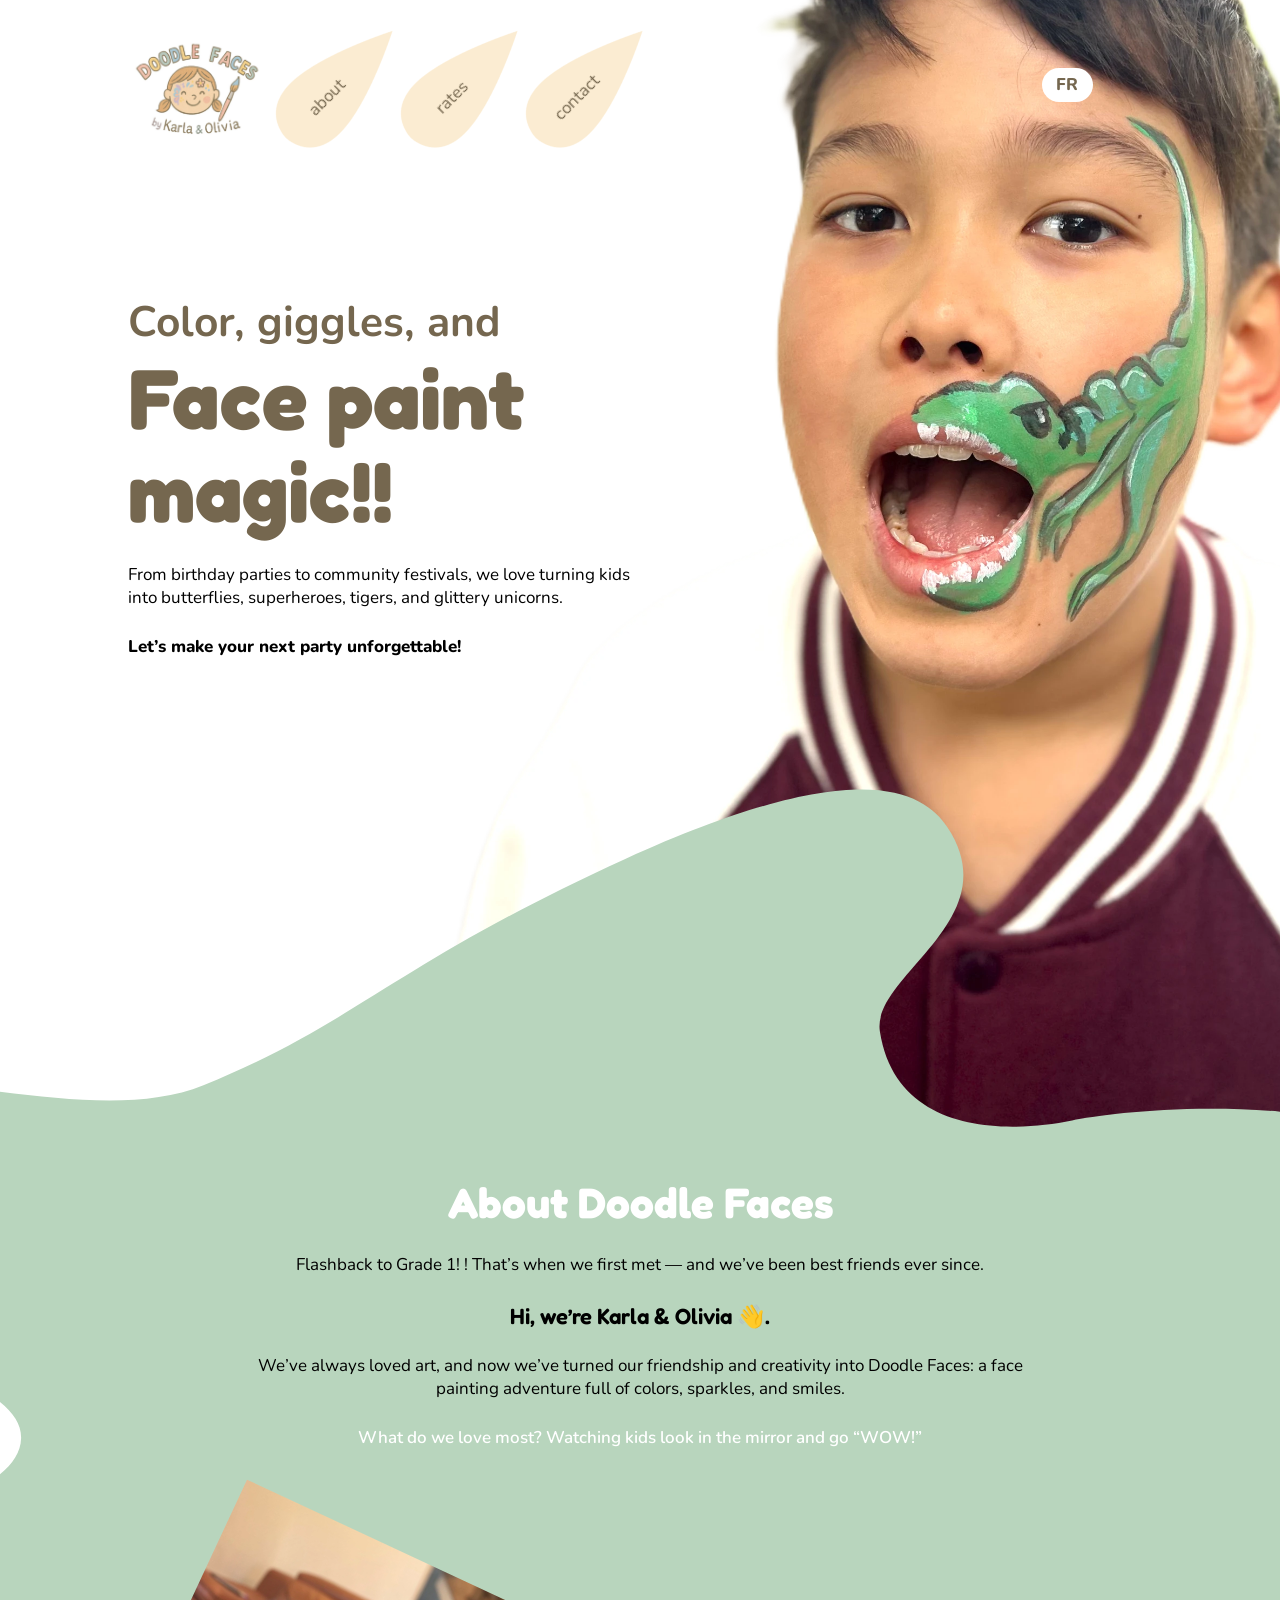
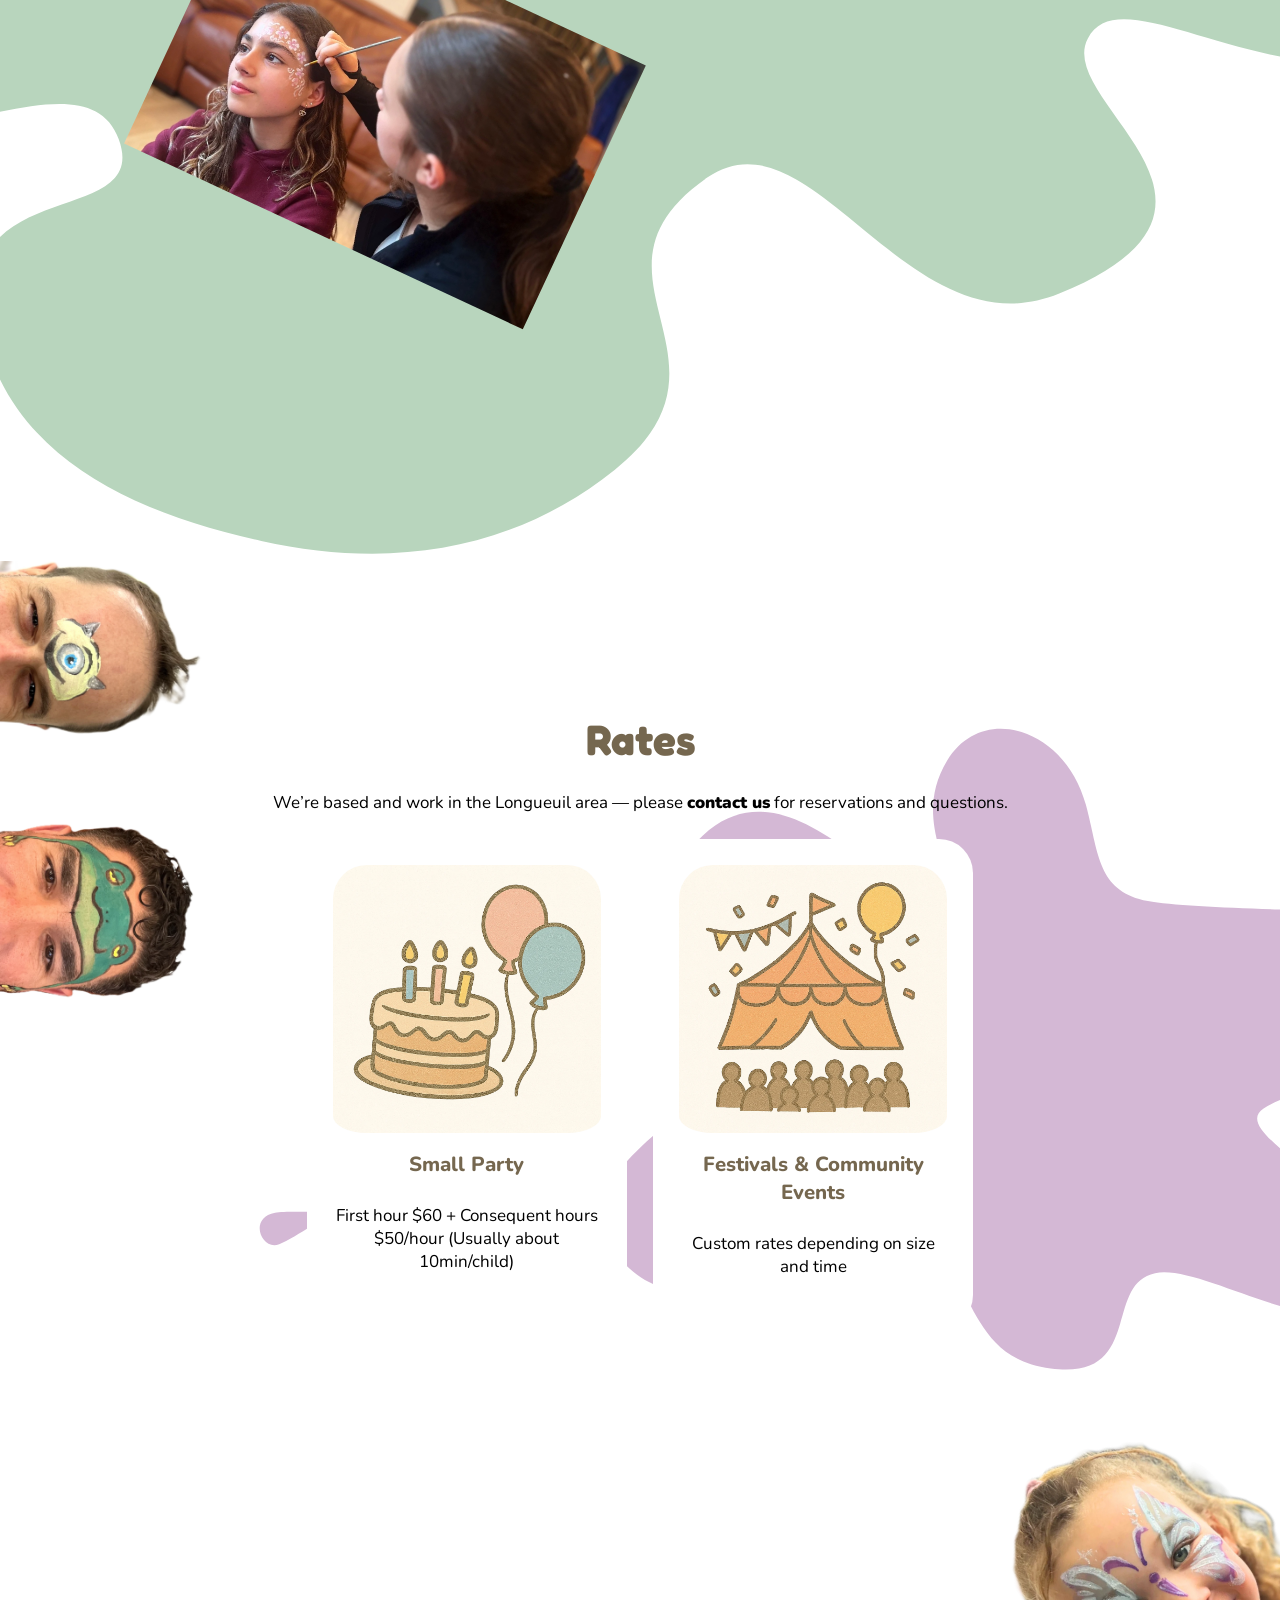
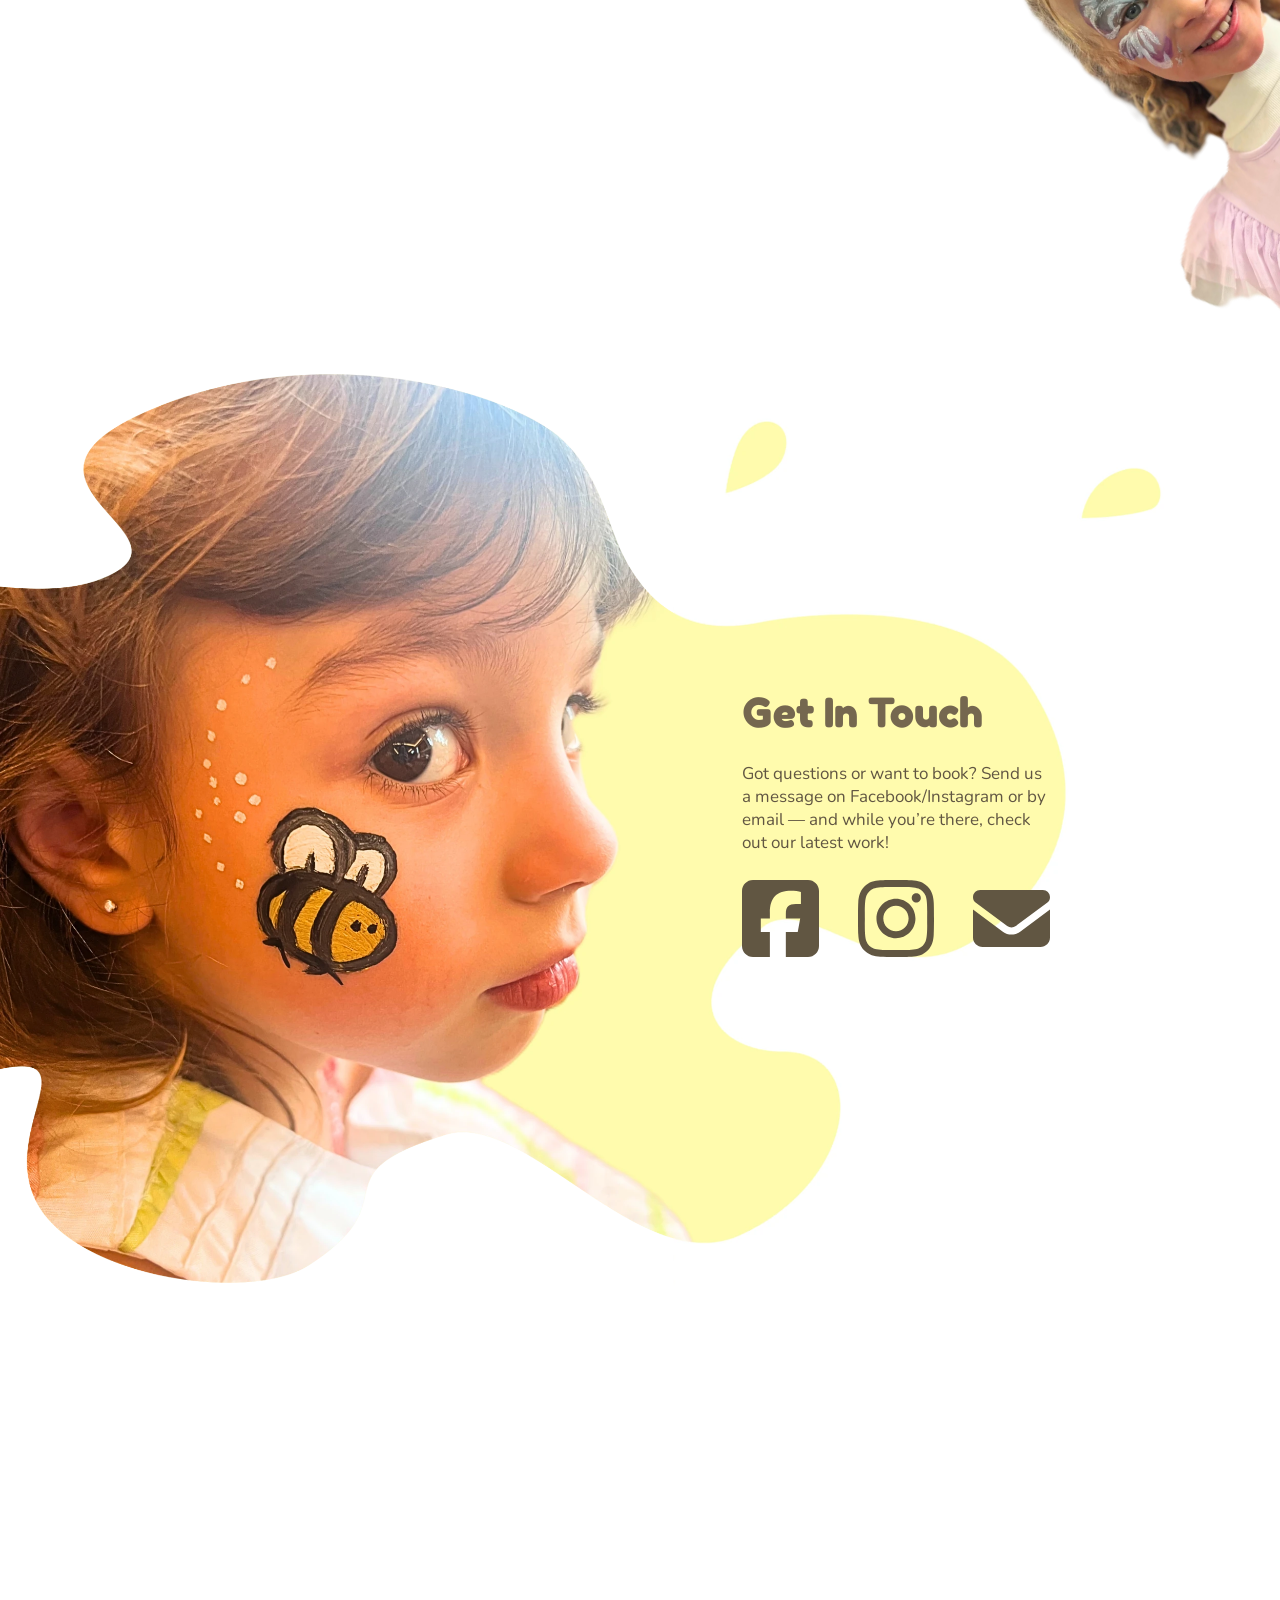
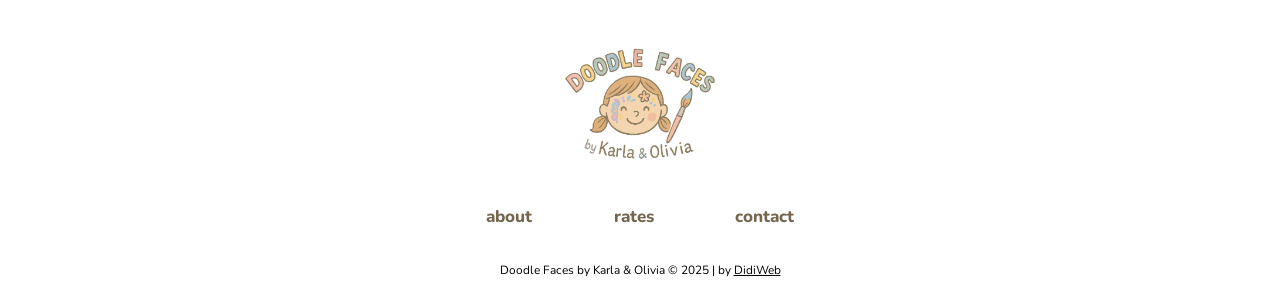
<file: index.html>
<!DOCTYPE html>
<html lang="en">
  <head>
    <meta charset="UTF-8" />
    <meta http-equiv="X-UA-Compatible" content="IE=edge" />
    <meta name="viewport" content="width=device-width, initial-scale=1.0" />
    <title>Doodle Faces by Karla & Olivia | Face Painting Services in Longueuil</title>
    <!-- favicon -->
    <link rel="icon" type="image/x-icon" href="assets/img/favicon.ico" />
    <!-- meta description -->
    <meta
      name="description"
      content="Fun, kid-friendly face painting by Doodle Faces! For birthdays, festivals & events in Longueuil. Bring color & smiles!"
    />
    <!-- google font -->
    <link rel="preconnect" href="https://fonts.googleapis.com" />
    <link rel="preconnect" href="https://fonts.gstatic.com" crossorigin />
    <link rel="preload" as="style"
      href="https://fonts.googleapis.com/css2?family=Fredoka:wght@300..700&family=Nunito:ital,wght@0,200..1000;1,200..1000&display=swap">
    <link
      href="https://fonts.googleapis.com/css2?family=Fredoka:wght@300..700&family=Nunito:ital,wght@0,200..1000;1,200..1000&display=swap"
      rel="stylesheet"
    />
    <!-- css -->
    <link rel="stylesheet" type="text/css" href="assets/style.css" />
    <!-- javascript -->
    <script src="assets/script.js" defer></script>
  </head>

  <body>

    <header id="sectionHeader">
      <div class="language-choice2">
        <div class="lang-background">
          <a id="a-lang" href="fr/index.html">FR</a>
        </div>
      </div>
      <div class="hero-img"></div>
      <div class="container" id="header-container">
        <div class="menu-box">
          <div class="menu" id="logo">
            <a id="a-menu-logo" href="#sectionHeader">
              <img
                class="img-header"
                src="assets/img/Logo.JPG"
                alt="logo for Doodle Faces"
            /></a>
          </div>
          <div class="menu" id="about">
            <a href="#sectionAbout"
              ><div class="menu-bar">
                <p>about</p>
              </div></a
            >
          </div>
          <div class="menu" id="rates">
            <a href="#sectionRates"
              ><div class="menu-bar"><p>rates</p></div></a
            >
          </div>
          <div class="menu" id="contact">
            <a href="#sectionContact"
              ><div class="menu-bar"><p>contact</p></div></a
            >
          </div>
        </div>
        <div class="language-choice1">
          <div class="lang-background">
            <a id="a-lang" href="fr/index.html">FR</a>
          </div>
        </div>
      </div>
    </header>

    <main>

      <section id="sectionHome">
        <div class="container" id="container-home">
          <div class="text-box-home">
            <h2 id="h2-home">Color, giggles, and</h2>
            <h1>Face paint magic!!</h1>
            <p class="p-home" id="p-home-1">
              From birthday parties to community festivals, we love turning kids
              into butterflies, superheroes, tigers, and glittery unicorns.
            </p>
            <p class="p-home" id="p-home-2">
              Let’s make your next party unforgettable!
            </p>
          </div>
        </div>
      </section>

      <section id="sectionAbout">
        <div class="about-img-container">
          <img id="about-img" src="assets/img/BackgroundSplash1.svg" alt="image of a paint splash">
          <div class="container" id="container-about">
            <div class="text-box-about">
              <h2 class="h2-about">About Doodle Faces</h2>
              <p class="p-about-1">
                Flashback to Grade 1! ! That’s when we first met — and we’ve
                been best friends ever since.
              </p>
              <p id="p-about-2">Hi, we’re Karla & Olivia 👋.</p>
              <p class="p-about-1">
                We’ve always loved art, and now we’ve turned our friendship and
                creativity into Doodle Faces: a face painting adventure full of
                colors, sparkles, and smiles.
              </p>
              <p id="p-about-3">
                What do we love most? Watching kids look in the mirror and go
                “WOW!”
              </p>
            </div>
            <div class="pictureBox">
              <img
                class="img-about"
                src="assets/img/FacePantingDuo.webp"
                alt="Face painting duo"
              />
            </div>
          </div>
        </div>
      </section>

      <section id="sectionRates">
        <div class="rates-img">
          <div class="container" id="container-rates">
            <h2 class="h2-rates">Rates</h2>
            <p class="p-rates">
              We’re based and work in the Longueuil area — please
              <a id="a-rates-contact" href="#sectionContact"
                ><span class="span-rates">contact us</span></a
              >
              for reservations and questions.
            </p>
            <div class="card-box-box-rates">
              <div class="card-box-rates">
                <img
                  class="img-rates"
                  src="assets/img/SmallParty.webp"
                  alt="image of small party"
                />
                <h3>Small Party</h3>
                <p>
                  First hour $60 + Consequent hours $50/hour (Usually about
                  10min/child)
                </p>
              </div>
              <div class="card-box-rates">
                <img
                  class="img-rates"
                  src="assets/img/Festival.webp"
                  alt="image of festival"
                />
                <h3>Festivals & Community Events</h3>
                <p>Custom rates depending on size and time</p>
              </div>
            </div>
          </div>
        </div>
        <div class="betweenSec" id="betweenSec-img1">
          <img
            src="assets/img/ButterflyFacePaint.webp"
            alt="picture of a girl with a butterfly face paint"
          />
        </div>
        <div class="betweenSec" id="betweenSec-img2">
          <img
            src="assets/img/ArienAndFrogFacePaint.webp"
            alt="picture of two men with face paint"
          />
        </div>
      </section>

      <section id="sectionContact">
        <div class="contact-img">
          <div class="container" id="container-contact">
            <div class="text-icon-box">
              <div class="text-box-contact">
                <h2 class="h2-contact">Get In Touch</h2>
                <p>
                  Got questions or want to book? Send us a message on Facebook/Instagram or by email — and while you’re there, check out our
                  latest work!
                </p>
              </div>
              <div class="icon-box-contact">
                <div class="icon" id="facebook">
                  <a
                    href="https://www.facebook.com/doodle.faces.by.karla.olivia"
                    target="_blank"
                    rel="noopener noreferrer"
                  >
                    <img src="assets/img/FacebookIcon.svg" alt="Facebook icon" />
                  </a>
                </div>
                <div class="icon" id="instagram">
                  <a
                    href="https://www.instagram.com/doodle.faces.by.karla.olivia"
                    target="_blank"
                    rel="noopener noreferrer"
                  >
                    <img src="assets/img/InstagramIcon.svg" alt="Instagram icon" />
                  </a>
                </div>
                <div class="icon" id="email">
                    <img src="assets/img/EmailIcon.svg" alt="Email icon" />
                    <h3 id="copied">Copied!</h3>
                </div>
              </div>
            </div>
          </div>
        </div>
      </section>

    </main>

    <footer>
      <div class="container" id="container-footer">
        <div class="footer-box" id="footer-box-logo">
          <a href="#sectionHeader"
            ><img id="img-footer" src="assets/img/Logo.JPG" alt=""
          /></a>
        </div>
        <div class="footer-box" id="footer-box-links">
          <a href="#sectionAbout" class="footer-links"
            ><p class="p-footer">about</p></a
          >
          <a href="#sectionRates" class="footer-links"
            ><p class="p-footer">rates</p></a
          >
          <a href="#sectionContact" class="footer-links"
            ><p class="p-footer">contact</p></a
          >
        </div>
        <div class="footer-box" id="footer-box-rights">
          <p class="p-footer" id="rights">
            Doodle Faces by Karla & Olivia © 2025 | by <a id="a-didiweb" href="https://www.linkedin.com/in/hidena-sakagami-884382bb/" target="_blank"
                    rel="noopener noreferrer">DidiWeb</a>
          </p>
        </div>
      </div>
    </footer>

  </body>
  
</html>
</file>
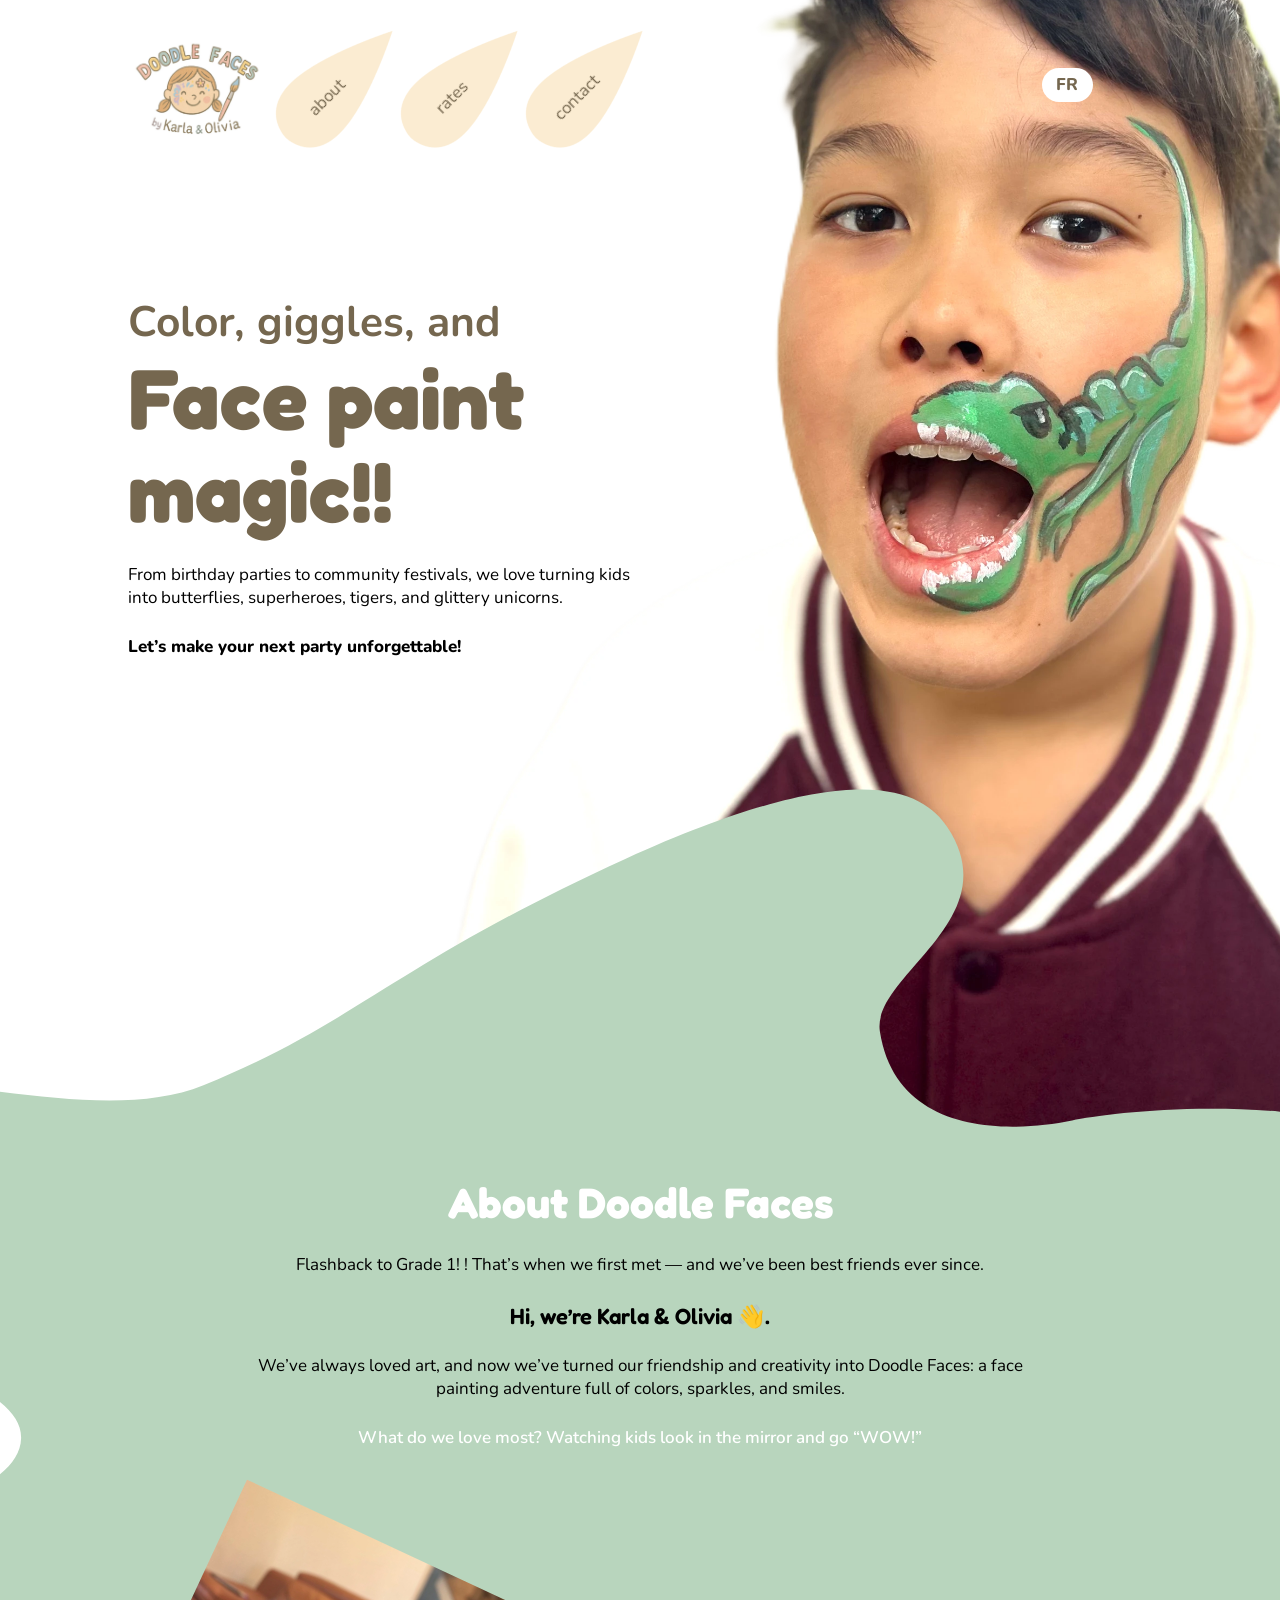
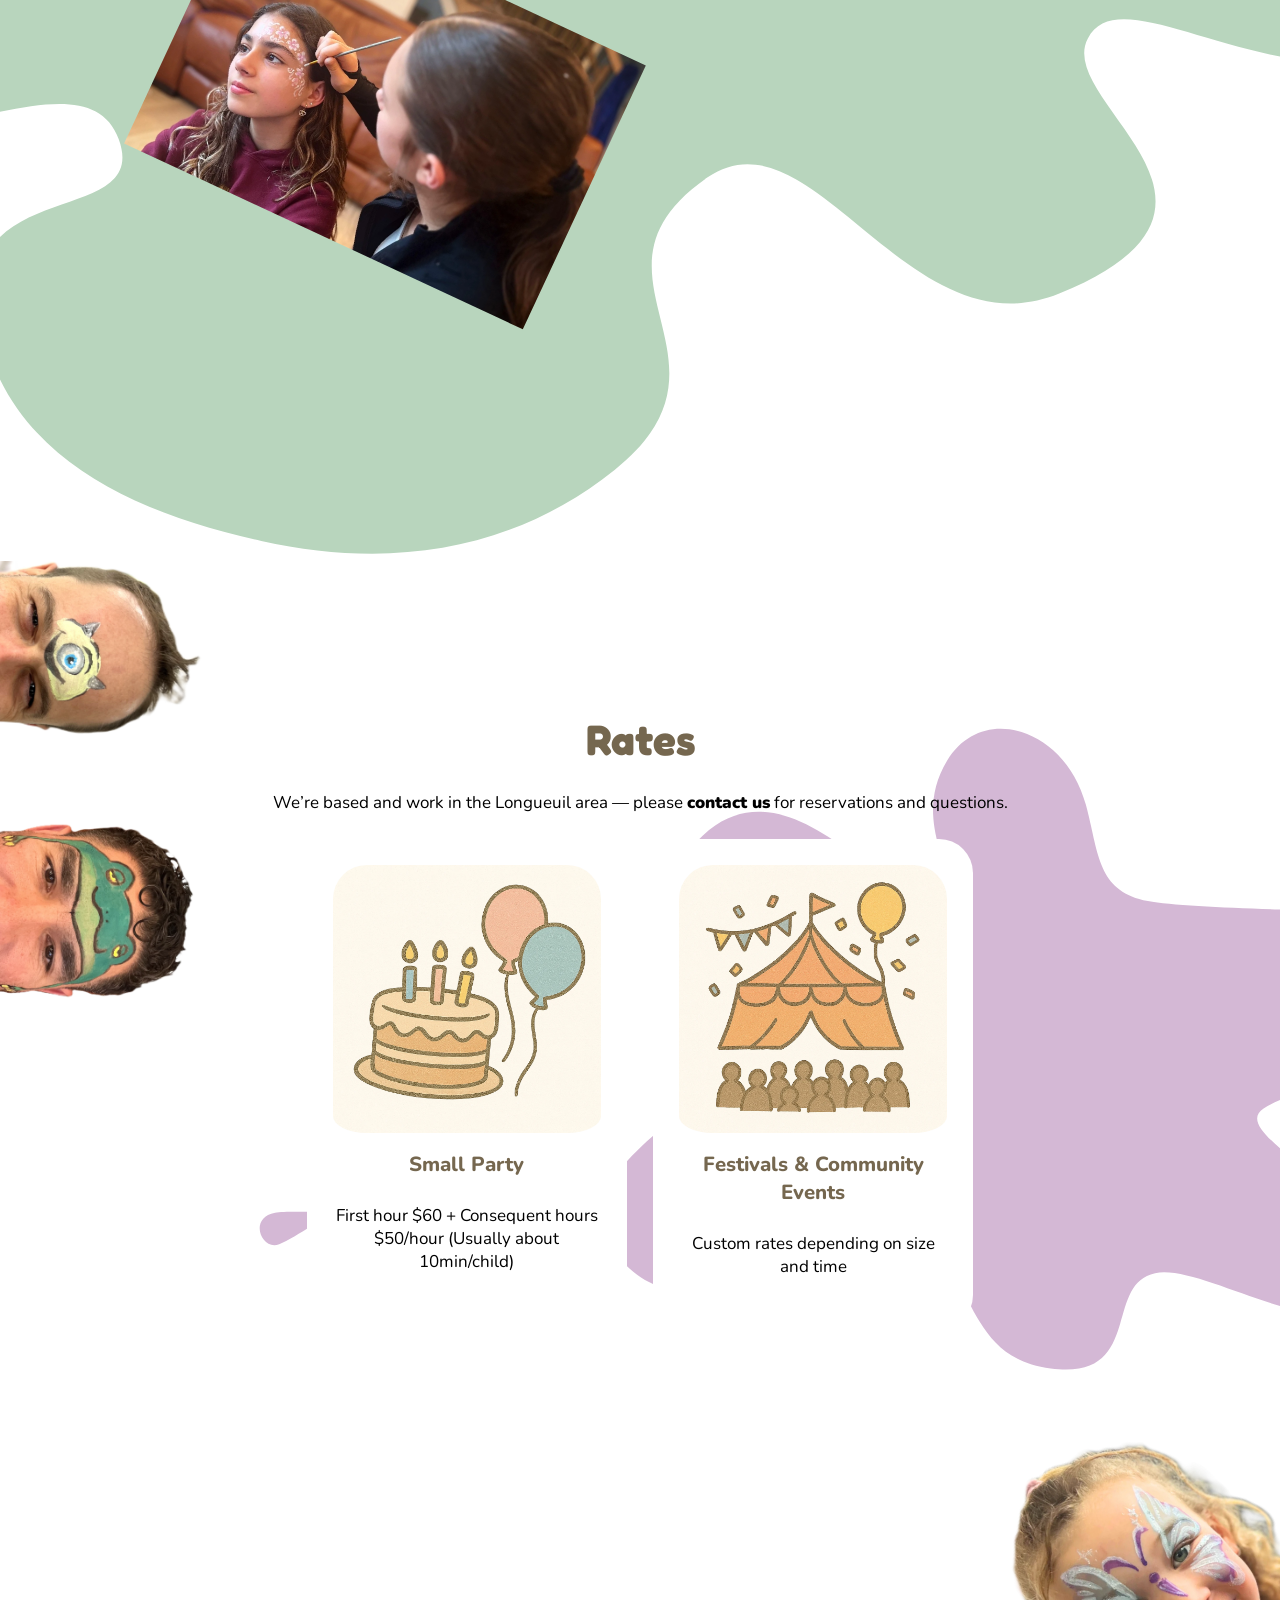
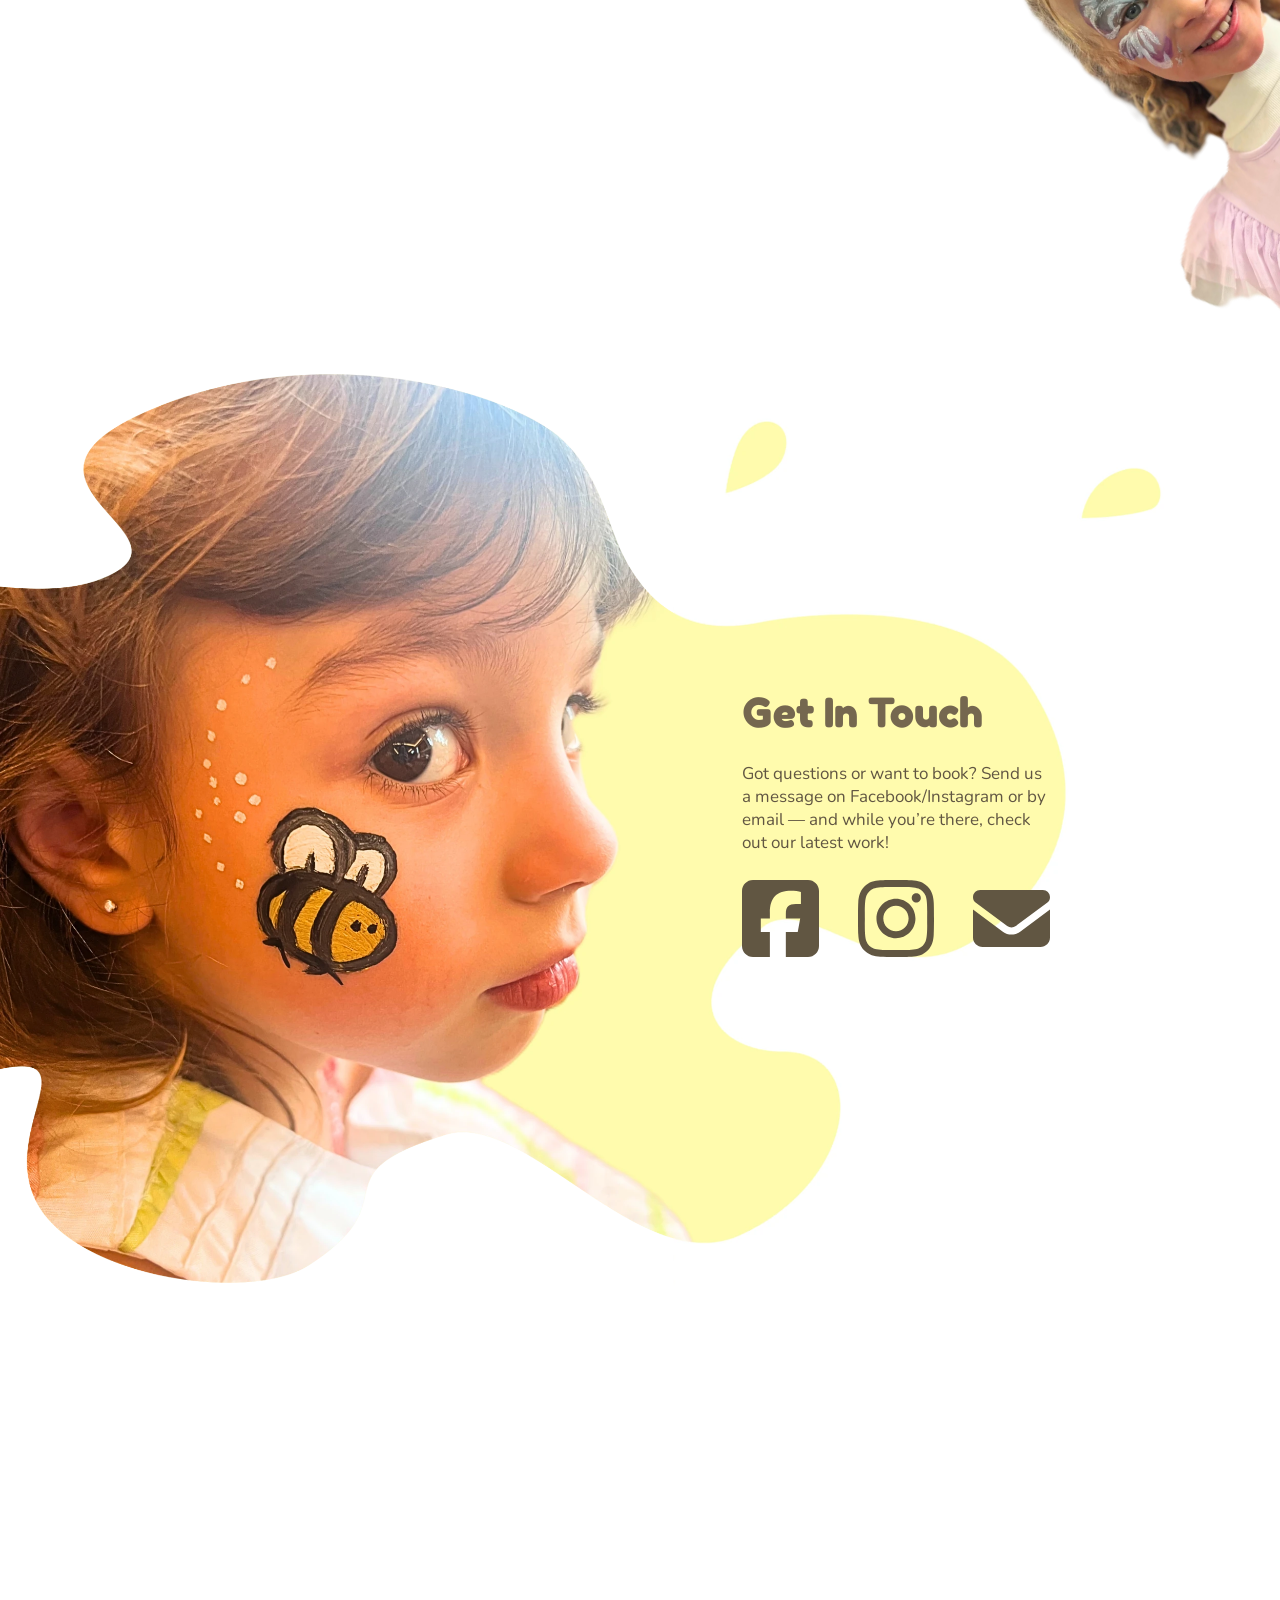
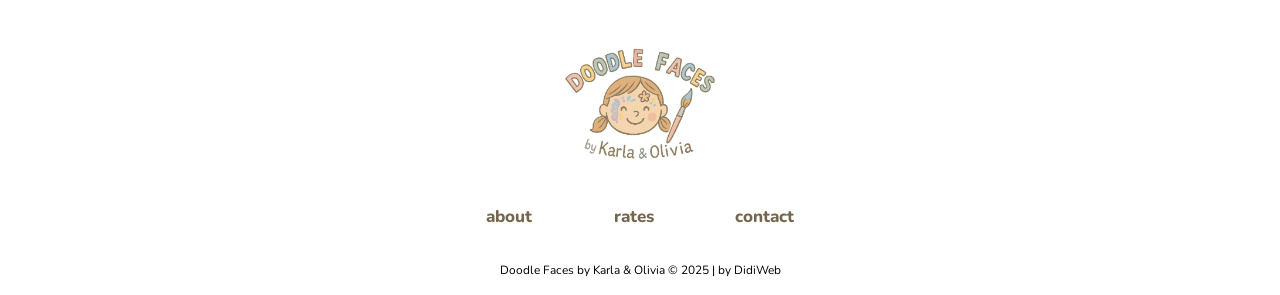
<file: en/index.html>
<!DOCTYPE html>
<html lang="en">
  <head>
    <meta charset="UTF-8" />
    <meta http-equiv="X-UA-Compatible" content="IE=edge" />
    <meta name="viewport" content="width=device-width, initial-scale=1.0" />
    <title>Doodle Faces by Karla & Olivia | Face Painting Services in Longueuil</title>
    <!-- favicon -->
    <link rel="icon" type="image/x-icon" href="assets/img/favicon.ico" />
    <!-- meta description -->
    <meta
      name="description"
      content="Fun, kid-friendly face painting by Doodle Faces! For birthdays, festivals & events in Longueuil. Bring color & smiles!"
    />
    <!-- google font -->
    <link rel="preconnect" href="https://fonts.googleapis.com" />
    <link rel="preconnect" href="https://fonts.gstatic.com" crossorigin />
    <link rel="preload" as="style"
      href="https://fonts.googleapis.com/css2?family=Fredoka:wght@300..700&family=Nunito:ital,wght@0,200..1000;1,200..1000&display=swap">
    <link
      href="https://fonts.googleapis.com/css2?family=Fredoka:wght@300..700&family=Nunito:ital,wght@0,200..1000;1,200..1000&display=swap"
      rel="stylesheet"
    />
    <!-- css -->
    <link rel="stylesheet" type="text/css" href="../assets/style.css" />
    <!-- javascript -->
    <script src="../assets/script.js" defer></script>
  </head>

  <body>

    <header id="sectionHeader">
      <div class="language-choice2">
        <div class="lang-background">
          <a id="a-lang" href="../fr/index.html">FR</a>
        </div>
      </div>
      <div class="hero-img"></div>
      <div class="container" id="header-container">
        <div class="menu-box">
          <div class="menu" id="logo">
            <a id="a-menu-logo" href="#sectionHeader">
              <img
                class="img-header"
                src="../assets/img/Logo.JPG"
                alt="logo for Doodle Faces"
            /></a>
          </div>
          <div class="menu" id="about">
            <a href="#sectionAbout"
              ><div class="menu-bar">
                <p>about</p>
              </div></a
            >
          </div>
          <div class="menu" id="rates">
            <a href="#sectionRates"
              ><div class="menu-bar"><p>rates</p></div></a
            >
          </div>
          <div class="menu" id="contact">
            <a href="#sectionContact"
              ><div class="menu-bar"><p>contact</p></div></a
            >
          </div>
        </div>
        <div class="language-choice1">
          <div class="lang-background">
            <a id="a-lang" href="../fr/index.html">FR</a>
          </div>
        </div>
      </div>
    </header>

    <main>

      <section id="sectionHome">
        <div class="container" id="container-home">
          <div class="text-box-home">
            <h2 id="h2-home">Color, giggles, and</h2>
            <h1>Face paint magic!!</h1>
            <p class="p-home" id="p-home-1">
              From birthday parties to community festivals, we love turning kids
              into butterflies, superheroes, tigers, and glittery unicorns.
            </p>
            <p class="p-home" id="p-home-2">
              Let’s make your next party unforgettable!
            </p>
          </div>
        </div>
      </section>

      <section id="sectionAbout">
        <div class="about-img-container">
          <img id="about-img" src="../assets/img/BackgroundSplash1.svg" alt="image of a paint splash">
          <div class="container" id="container-about">
            <div class="text-box-about">
              <h2 class="h2-about">About Doodle Faces</h2>
              <p class="p-about-1">
                Flashback to Grade 1! ! That’s when we first met — and we’ve
                been best friends ever since.
              </p>
              <p id="p-about-2">Hi, we’re Karla & Olivia 👋.</p>
              <p class="p-about-1">
                We’ve always loved art, and now we’ve turned our friendship and
                creativity into Doodle Faces: a face painting adventure full of
                colors, sparkles, and smiles.
              </p>
              <p id="p-about-3">
                What do we love most? Watching kids look in the mirror and go
                “WOW!”
              </p>
            </div>
            <div class="pictureBox">
              <img
                class="img-about"
                src="../assets/img/FacePantingDuo.webp"
                alt="Face painting duo"
              />
            </div>
          </div>
        </div>
      </section>

      <section id="sectionRates">
        <div class="rates-img">
          <div class="container" id="container-rates">
            <h2 class="h2-rates">Rates</h2>
            <p class="p-rates">
              We’re based and work in the Longueuil area — please
              <a id="a-rates-contact" href="#sectionContact"
                ><span class="span-rates">contact us</span></a
              >
              for reservations and questions.
            </p>
            <div class="card-box-box-rates">
              <div class="card-box-rates">
                <img
                  class="img-rates"
                  src="../assets/img/SmallParty.webp"
                  alt="image of small party"
                />
                <h3>Small Party</h3>
                <p>
                  First hour $60 + Consequent hours $50/hour (Usually about
                  10min/child)
                </p>
              </div>
              <div class="card-box-rates">
                <img
                  class="img-rates"
                  src="../assets/img/Festival.webp"
                  alt="image of festival"
                />
                <h3>Festivals & Community Events</h3>
                <p>Custom rates depending on size and time</p>
              </div>
            </div>
          </div>
        </div>
        <div class="betweenSec" id="betweenSec-img1">
          <img
            src="../assets/img/ButterflyFacePaint.webp"
            alt="picture of a girl with a butterfly face paint"
          />
        </div>
        <div class="betweenSec" id="betweenSec-img2">
          <img
            src="../assets/img/ArienAndFrogFacePaint.webp"
            alt="picture of two men with face paint"
          />
        </div>
      </section>

      <section id="sectionContact">
        <div class="contact-img">
          <div class="container" id="container-contact">
            <div class="text-icon-box">
              <div class="text-box-contact">
                <h2 class="h2-contact">Get In Touch</h2>
                <p>
                  Got questions or want to book? Send us a message on Facebook/Instagram or by email — and while you’re there, check out our
                  latest work!
                </p>
              </div>
              <div class="icon-box-contact">
                <div class="icon" id="facebook">
                  <a
                    href="https://www.facebook.com/doodle.faces.by.karla.olivia"
                    target="_blank"
                    rel="noopener noreferrer"
                  >
                    <img src="../assets/img/FacebookIcon.svg" alt="Facebook icon" />
                  </a>
                </div>
                <div class="icon" id="instagram">
                  <a
                    href="https://www.instagram.com/doodle.faces.by.karla.olivia"
                    target="_blank"
                    rel="noopener noreferrer"
                  >
                    <img src="../assets/img/InstagramIcon.svg" alt="Instagram icon" />
                  </a>
                </div>
                <div class="icon" id="email">
                    <img src="../assets/img/EmailIcon.svg" alt="Email icon" />
                    <h3 id="copied">Copied!</h3>
                </div>
              </div>
            </div>
          </div>
        </div>
      </section>

    </main>

    <footer>
      <div class="container" id="container-footer">
        <div class="footer-box" id="footer-box-logo">
          <a href="#sectionHeader"
            ><img id="img-footer" src="../assets/img/Logo.JPG" alt=""
          /></a>
        </div>
        <div class="footer-box" id="footer-box-links">
          <a href="#sectionAbout" class="footer-links"
            ><p class="p-footer">about</p></a
          >
          <a href="#sectionRates" class="footer-links"
            ><p class="p-footer">rates</p></a
          >
          <a href="#sectionContact" class="footer-links"
            ><p class="p-footer">contact</p></a
          >
        </div>
        <div class="footer-box" id="footer-box-rights">
          <p class="p-footer" id="rights">
            Doodle Faces by Karla & Olivia © 2025 | by DidiWeb
          </p>
        </div>
      </div>
    </footer>

  </body>
  
</html>
</file>
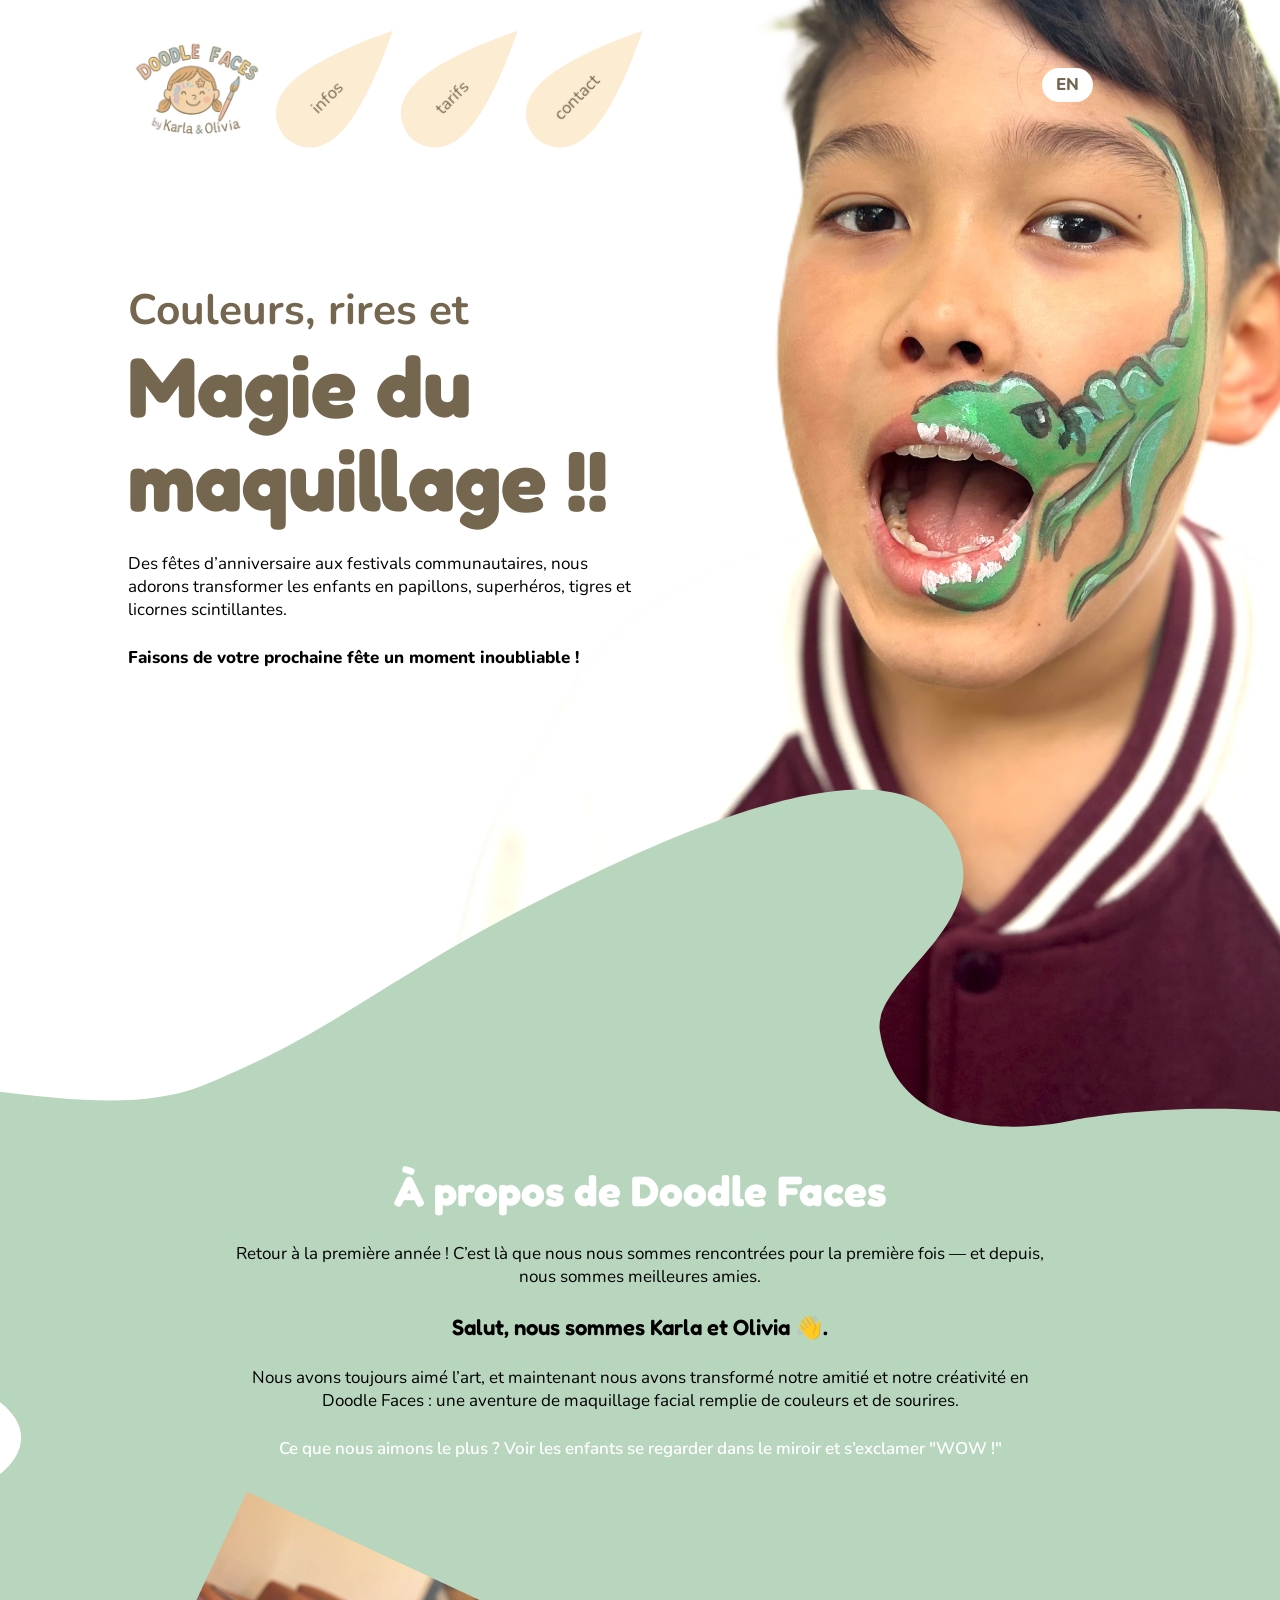
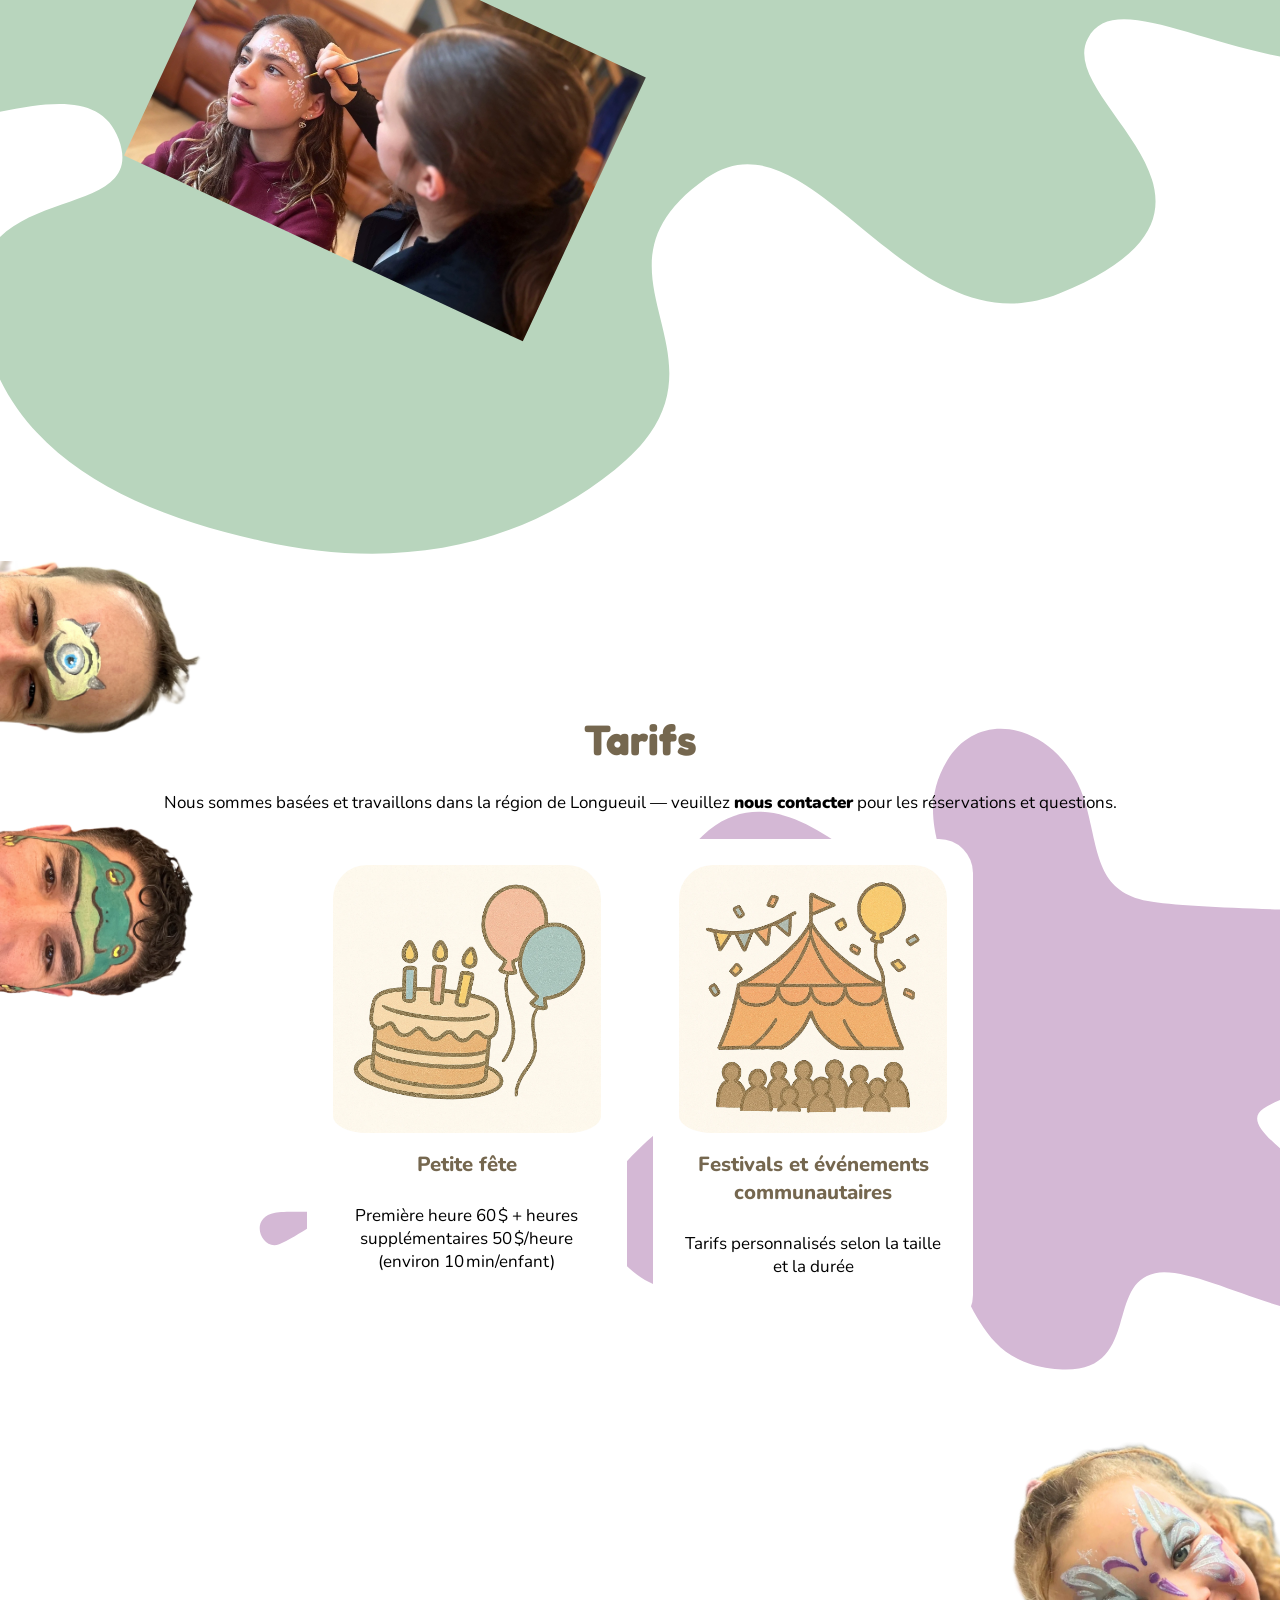
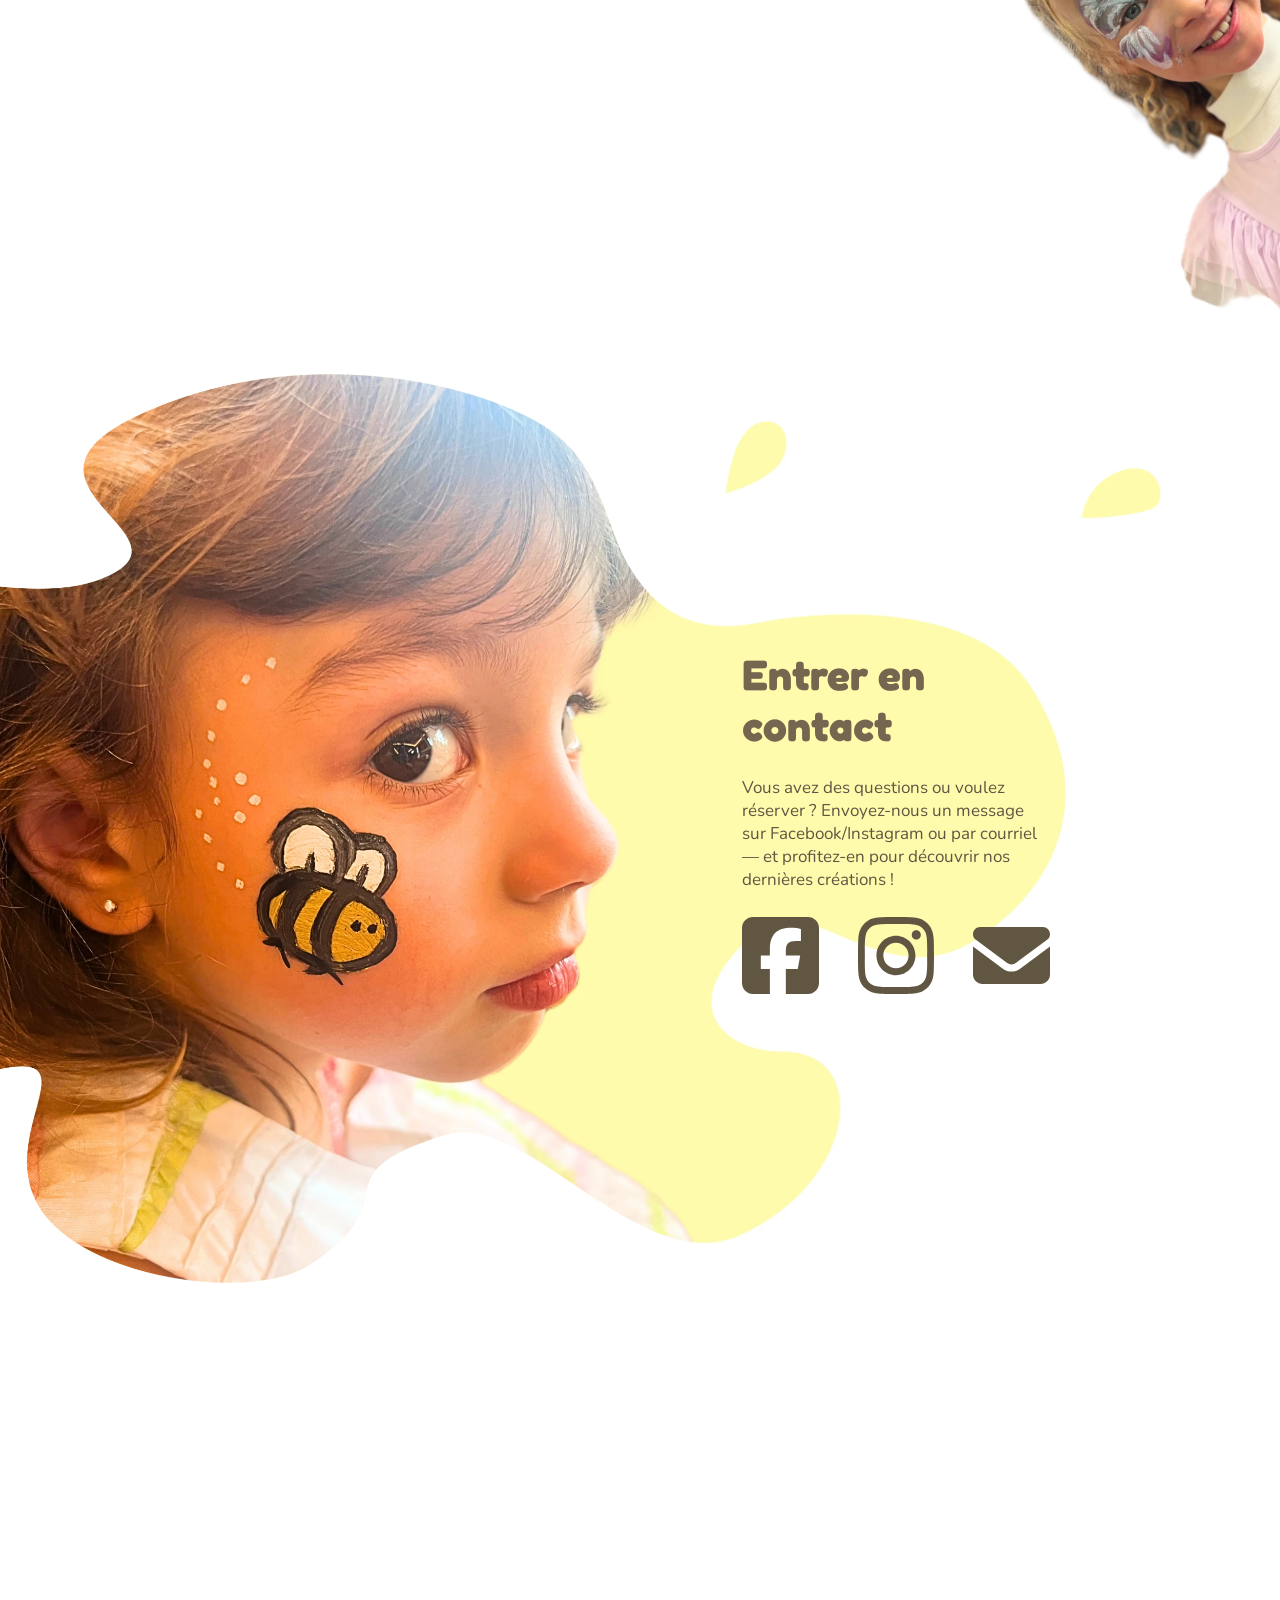
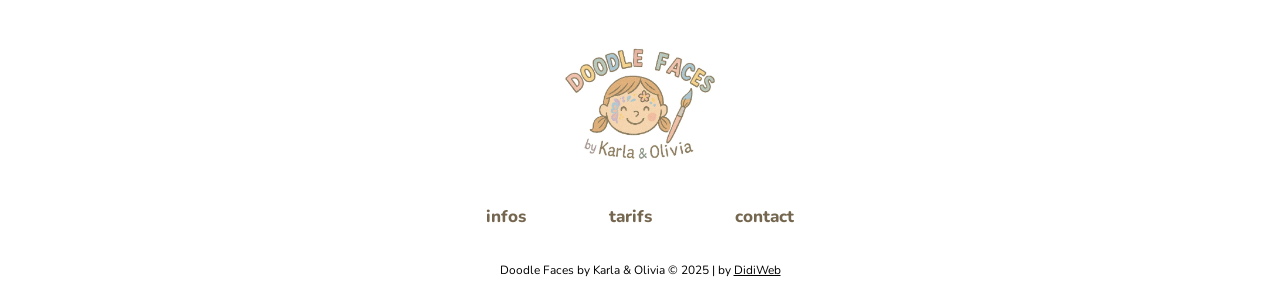
<file: fr/index.html>
<!DOCTYPE html>
<html lang="en">
  <head>
    <meta charset="UTF-8" />
    <meta http-equiv="X-UA-Compatible" content="IE=edge" />
    <meta name="viewport" content="width=device-width, initial-scale=1.0" />
    <title>Doodle Faces par Karla & Olivia | Services de maquillage facial à Longueuil</title>
    <!-- favicon -->
    <link rel="icon" type="image/x-icon" href="../assets/img/favicon.ico" />
    <!-- meta description -->
    <meta
      name="description"
      content="Maquillage facial amusant et adapté aux enfants par Doodle Faces ! Pour anniversaires, festivals et événements à Longueuil. Apportez couleurs et sourires !"
    />
    <!-- google font -->
    <link rel="preconnect" href="https://fonts.googleapis.com" />
    <link rel="preconnect" href="https://fonts.gstatic.com" crossorigin />
    <link rel="preload" as="style"
      href="https://fonts.googleapis.com/css2?family=Fredoka:wght@300..700&family=Nunito:ital,wght@0,200..1000;1,200..1000&display=swap">
    <link
      href="https://fonts.googleapis.com/css2?family=Fredoka:wght@300..700&family=Nunito:ital,wght@0,200..1000;1,200..1000&display=swap"
      rel="stylesheet"
    />
    <!-- css -->
    <link rel="stylesheet" type="text/css" href="../assets/style.css" />
    <!-- javascript -->
    <script src="../assets/script.js" defer></script>
  </head>

  <body>

    <header id="sectionHeader">
      <div class="language-choice2">
        <div class="lang-background">
          <a id="a-lang" href="../index.html">EN</a>
        </div>
      </div>
      <div class="hero-img"></div>
      <div class="container" id="header-container">
        <div class="menu-box">
          <div class="menu" id="logo">
            <a id="a-menu-logo" href="#sectionHeader">
              <img
                class="img-header"
                src="../assets/img/Logo.JPG"
                alt="Logo de Doodle Faces"
            /></a>
          </div>
          <div class="menu" id="about">
            <a href="#sectionAbout"
              ><div class="menu-bar">
                <p>infos</p>
              </div></a
            >
          </div>
          <div class="menu" id="rates">
            <a href="#sectionRates"
              ><div class="menu-bar"><p>tarifs</p></div></a
            >
          </div>
          <div class="menu" id="contact">
            <a href="#sectionContact"
              ><div class="menu-bar"><p>contact</p></div></a
            >
          </div>
        </div>
        <div class="language-choice1">
          <div class="lang-background">
            <a id="a-lang" href="../index.html">EN</a>
          </div>
        </div>
      </div>
    </header>

    <main>

      <section id="sectionHome">
        <div class="container" id="container-home">
          <div class="text-box-home">
            <h2 id="h2-home">Couleurs, rires et</h2>
            <h1 id="h1-fr">Magie du maquillage !!</h1>
            <p class="p-home" id="p-home-1">
              Des fêtes d’anniversaire aux festivals communautaires, nous adorons transformer les enfants en papillons, superhéros,
              tigres et licornes scintillantes.
            </p>
            <p class="p-home" id="p-home-2">
              Faisons de votre prochaine fête un moment inoubliable !
            </p>
          </div>
        </div>
      </section>

      <section id="sectionAbout">
        <div class="about-img-container">
          <img id="about-img" src="../assets/img/BackgroundSplash1.svg" alt="Image d’éclaboussure de peinture">
          <div class="container" id="container-about">
            <div class="text-box-about">
              <h2 class="h2-about">À propos de Doodle Faces</h2>
              <p class="p-about-1">
                Retour à la première année ! C’est là que nous nous sommes rencontrées pour la première fois — et depuis, nous sommes
                meilleures amies.
              </p>
              <p id="p-about-2">Salut, nous sommes Karla et Olivia 👋.</p>
              <p class="p-about-1">
              Nous avons toujours aimé l’art, et maintenant nous avons transformé notre amitié et notre créativité en Doodle Faces :
              une aventure de maquillage facial remplie de couleurs et de sourires.
              </p>
              <p id="p-about-3">
                Ce que nous aimons le plus ? Voir les enfants se regarder dans le miroir et s’exclamer "WOW !"
              </p>
            </div>
            <div class="pictureBox">
              <img
                class="img-about"
                src="../assets/img/FacePantingDuo.webp"
                alt="Duo de maquillage facial"
              />
            </div>
          </div>
        </div>
      </section>

      <section id="sectionRates">
        <div class="rates-img">
          <div class="container" id="container-rates">
            <h2 class="h2-rates">Tarifs</h2>
            <p class="p-rates">
              Nous sommes basées et travaillons dans la région de Longueuil — veuillez
              <a id="a-rates-contact" href="#sectionContact"
                ><span class="span-rates">nous contacter</span></a
              >
              pour les réservations et questions.
            </p>
            <div class="card-box-box-rates">
              <div class="card-box-rates">
                <img
                  class="img-rates"
                  src="../assets/img/SmallParty.webp"
                  alt="Image d’une petite fête"
                />
                <h3>Petite fête</h3>
                <p>
                  Première heure 60 $ + heures supplémentaires 50 $/heure (environ 10 min/enfant)
                </p>
              </div>
              <div class="card-box-rates">
                <img
                  class="img-rates"
                  src="../assets/img/Festival.webp"
                  alt="Image d’un festiva"
                />
                <h3>Festivals et événements communautaires</h3>
                <p>Tarifs personnalisés selon la taille et la durée</p>
              </div>
            </div>
          </div>
        </div>
        <div class="betweenSec" id="betweenSec-img1">
          <img
            src="../assets/img/ButterflyFacePaint.webp"
            alt="Photo d’une fillette maquillée en papillon"
          />
        </div>
        <div class="betweenSec" id="betweenSec-img2">
          <img
            src="../assets/img/ArienAndFrogFacePaint.webp"
            alt="Photo de deux hommes maquillés"
          />
        </div>
      </section>

      <section id="sectionContact">
        <div class="contact-img">
          <div class="container" id="container-contact">
            <div class="text-icon-box">
              <div class="text-box-contact">
                <h2 class="h2-contact">Entrer en contact</h2>
                <p>
                  Vous avez des questions ou voulez réserver ? Envoyez-nous un message sur Facebook/Instagram ou par courriel — et
                  profitez-en pour découvrir nos dernières créations !
                </p>
              </div>
              <div class="icon-box-contact">
                <div class="icon" id="facebook">
                  <a
                    href="https://www.facebook.com/doodle.faces.by.karla.olivia"
                    target="_blank"
                    rel="noopener noreferrer"
                  >
                    <img src="../assets/img/FacebookIcon.svg" alt="Icône Facebook" />
                  </a>
                </div>
                <div class="icon" id="instagram">
                  <a
                    href="https://www.instagram.com/doodle.faces.by.karla.olivia"
                    target="_blank"
                    rel="noopener noreferrer"
                  >
                    <img src="../assets/img/InstagramIcon.svg" alt="Icône Instagram" />
                  </a>
                </div>
                <div class="icon" id="email">
                    <img src="../assets/img/EmailIcon.svg" alt="Icône courriel" />
                    <h3 id="copied">Copié !</h3>
                </div>
              </div>
            </div>
          </div>
        </div>
      </section>

    </main>

    <footer>
      <div class="container" id="container-footer">
        <div class="footer-box" id="footer-box-logo">
          <a href="#sectionHeader"
            ><img id="img-footer" src="../assets/img/Logo.JPG" alt=""
          /></a>
        </div>
        <div class="footer-box" id="footer-box-links">
          <a href="#sectionAbout" class="footer-links"
            ><p class="p-footer">infos</p></a
          >
          <a href="#sectionRates" class="footer-links"
            ><p class="p-footer">tarifs</p></a
          >
          <a href="#sectionContact" class="footer-links"
            ><p class="p-footer">contact</p></a
          >
        </div>
        <div class="footer-box" id="footer-box-rights">
          <p class="p-footer" id="rights">
            Doodle Faces by Karla & Olivia © 2025 | by <a id="a-didiweb"
              href="https://www.linkedin.com/in/hidena-sakagami-884382bb/" target="_blank" rel="noopener noreferrer">DidiWeb</a>
          </p>
        </div>
      </div>
    </footer>

  </body>
  
</html>
</file>
<file: assets/style.css>
html {
  font-size: 18px;
  scroll-behavior: smooth;
  width: 100%;
  overflow-x: hidden;
}
* {
  margin: 0;
  padding: 0;
  box-sizing: border-box;
}
body {
  width: 100%;
  font-family: "Nunito";
  overflow-x: hidden;
  position: relative;
}
.container {
  width: 90%;
  max-width: 1500px;
  margin: 0 auto;
  position: relative;
  z-index: 4;
}
img {
  display: block;
}
a {
  text-decoration: none;
  display: block;
  width: 100%;
  height: 100%;
}
/* ----------font---------- */
.menu a {
  color: rgba(117, 103, 79, 1);
  font-weight: 400;
}
h1 {
  font-family: "Fredoka";
  font-size: 6rem;
  line-height: 1.1;
  color: rgba(117, 103, 79, 1);
}
h2 {
  font-size: 3rem;
}
h3 {
  font-size: 1.2rem;
  font-weight: 800;
  color: rgba(117, 103, 79, 1);
}
#h2-home {
  color: rgba(117, 103, 79, 1);
}
#a-lang{
  display: block;
  font-size: 1rem;
  color: rgba(117, 103, 79, 1);
  font-weight: 800;
  margin:0;
  text-align: center;
  line-height: 2rem;
}
p {
  margin: 2rem 0;
}
#p-home-2 {
  font-weight: 800;
}
.h2-about {
  font-family: "Fredoka";
  color: white;
}
#p-about-2 {
  font-family: "Fredoka";
  font-size: 1.5rem;
  font-weight: 600;
}
#p-about-3 {
  font-weight: 600;
  color: white;
}
.h2-rates,
.h2-contact {
  font-family: "Fredoka";
  color: rgba(117, 103, 79, 1);
}
.span-rates {
  font-weight: 1000;
  color: black;
}
.span-rates:hover {
  color: rgba(117, 103, 79, 1);
}
.p-footer {
  margin: 1rem 0;
  font-weight: 800;
}
.p-footer:hover {
  color: black;
}
.footer-links {
  color: rgba(117, 103, 79, 1);
}
#rights {
  font-size: 0.7rem;
  width: fit-content;
  font-weight: 400;
}
/* ----------header---------- */
.hero-img {
  position: absolute;
  top: -10rem;
  right: -5rem;
  width: 65vw;
  height: 150vh;
  background: url("../assets/img/DinoFacePaint.webp");
  background-size: cover;
  background-repeat: no-repeat;
  z-index: 1;
}
#header-container{
  display: flex;
  justify-content: space-between;
}
.menu-box {
  width: 50%;
  height: 10rem;
  display: flex;
  justify-content: space-between;
  align-items: center;
}
.menu {
  height: 100%;
  display: flex;
}
#logo {
  width: 27%;
}
#about {
  width: 20%;
}
#rates {
  width: 20%;
}
#contact {
  width: 20%;
}
#a-menu-logo {
  display: flex;
  align-items: center;
}
.img-header {
  width: 100%;
  height: auto;
  transform: translateY(5%);
}
#about,
#rates,
#contact {
  transform: translateY(10rem);
  animation: paintDrip 1s cubic-bezier(0.8, 0, 1, 1) forwards;
}
.menu-bar {
  width: auto;
  height: 100%;
  background: center / contain no-repeat url("img/PaintDrip.png");
  display: flex;
  align-items: center;
  justify-content: center;
}
.menu-bar:hover {
  animation: liquid 0.5s infinite;
}
.menu-bar p {
  transform: rotate(-90deg) translateX(-1rem);
  opacity: 0;
  animation: appear 1s forwards;
  animation-delay: 1s;
}
.language-choice1{
  width: 10rem;
  height: 10rem;
  display: flex;
  justify-content: center;
  align-items: center;
}
.language-choice2 {
  display: none ;
  width: 100%;
  height: 2.5rem;
  justify-content: center;
  align-items: flex-end;
}
.lang-background{
  width: 3rem;
  height: 2rem;
  border-radius: 1rem;
  background-color: white;
  display: flex;
  justify-content: center;
  align-items: center;
}
#logo:hover {
  animation: shake 1s infinite;
}
.lang-background:hover {
  border: solid 2px #615642;
  cursor: pointer;
}
/* ----------home---------- */
#container-home {
  height: 65vh;
  display: flex;
  align-items: center;
  margin-top: 2%;
}
.text-box-home {
  width: 50%;
}
/* ----------about---------- */
.about-img-container {
  position: relative;
  width: 100%;
  aspect-ratio: 404 / 300;
  z-index: 2;
}
#about-img {
  position: absolute;
  width: 100%;
  height: auto;
}
#container-about {
  height: 100%;
  display: flex;
  align-items: center;
  justify-content: center;
  flex-direction: column;
}
.text-box-about {
  width: 50%;
  text-align: center;
}
.pictureBox {
  width: 30%;
  aspect-ratio: 1388 / 917;
  transform: translateX(-18rem) translateY(5rem) rotate(25deg);
}
.img-about {
  width: 100%;
  height: auto;
}
/* ----------rates---------- */
#sectionRates {
  position: relative;
  padding-top: 12%;
  padding-bottom: 20%;
  background-color: white;
  z-index: 4;
}
.rates-img {
  position: relative;
  width: 100%;
  background: url("img/BackgroundSplash2.svg") no-repeat left top / cover;
  z-index: 2;
  aspect-ratio: 399 / 207;
}
#container-rates {
  height: 100%;
  display: flex;
  align-items: center;
  justify-content: center;
  flex-direction: column;
  text-align: left;
}
.card-box-box-rates {
  width: 60%;
  display: flex;
  flex-direction: row;
  justify-content: space-between;
}
.card-box-rates {
  width: 48%;
  height: 100%;
  padding: 1.5rem;
  border-radius: 2rem;
  background-color: white;
  text-align: center;
  z-index: 6;
}
.img-rates {
  width: 100%;
  height: auto;
  border-radius: 2rem;
  padding-bottom: 1rem;
}
#a-rates-contact {
  display: inline;
}
/* ----------Between Sections---------- */
.betweenSec {
  height: auto;
  position: absolute;
  z-index: 5;
}
#betweenSec-img1 {
  width: 25%;
  bottom: 20rem;
  right: -5rem;
  transform: translateY(30rem) rotate(-10deg);
  aspect-ratio: 1414 / 3163;
  z-index: 5;
}
#betweenSec-img2 {
  width: 16%;
  top: -10rem;
  left: 0;
  transform: translateY(10rem);
  aspect-ratio: 1444 / 1193;
}
.betweenSec img {
  width: 100%;
}
/* ----------contact---------- */
.contact-img {
  position: relative;
  width: 100%;
  background: url("img/BackgroundSplash4.webp") no-repeat left top / cover;
  z-index: 7;
  aspect-ratio: 404 / 293;
}
#container-contact {
  height: 100%;
  display: flex;
  align-items: center;
  justify-content: right;
}
.text-icon-box {
  width: 50%;
  display: flex;
  flex-direction: column;
  align-items: center;
}
.text-box-contact {
  width: 60%;
  color: #615642;
}
.icon-box-contact {
  width: 60%;
  display: flex;
  flex-direction: row;
  justify-content: space-between;
}
.icon {
  width: 25%;
}
.icon a {
  display: flex;
  align-items: center;
}
.icon img {
  width: 100%;
  height: auto;
}
#email {
  position: relative;
  display: flex;
  align-items: center;
  cursor: pointer;
}
#copied {
  position: absolute;
  top: 50%;
  left: 50%;
  translate: -50% -50%;
  text-align: center;
  padding: 1rem 1rem;
  border-radius: 1rem;
  background-color: white;
  color: black;
  opacity: 0;
  transition: opacity 0.3s ease;
}
#copied.show {
  opacity: 1;
}
/* ----------footer---------- */
footer {
  position: relative;
  width: 100%;
}
#container-footer {
  padding-top: 20rem;
  display: flex;
  justify-content: center;
  flex-direction: column;
  align-items: center;
}
.footer-box {
  width: 30%;
  display: flex;
}
#footer-box-logo {
  justify-content: center;
  width: 10rem;
}
#footer-box-links {
  justify-content: space-between;
}
#footer-box-rights {
  justify-content: center;
}
#img-footer {
  width: 100%;
}
#img-footer:hover {
  animation: shake 1s infinite;
}
.footer-links {
  width: fit-content;
}
#a-didiweb{
  display: inline;
  text-decoration: underline;
  color: black;
}
#a-didiweb:hover {
  font-weight: 900;
}
/* ----------animation---------- */
@keyframes paintDrip {
  0% {
    transform: translateY(-10rem) rotate(0deg);
  }
  70% {
    transform: translateY(5rem) rotate(0deg);
  }
  85% {
    transform: translateY(1rem) rotate(25deg);
  }
  92% {
    transform: translateY(0.5rem) rotate(35deg);
  }
  100% {
    transform: translateY(0) rotate(45deg);
  }
}
@keyframes liquid {
  from,
  to {
    transform: scale(1, 1);
  }
  25% {
    transform: scale(0.9, 1.1);
  }
  50% {
    transform: scale(1.1, 0.9);
  }
  75% {
    transform: scale(0.95, 1.05);
  }
}
@keyframes shake {
  25% {
    transform: rotate(5deg);
  }

  75% {
    transform: rotate(-5deg);
  }
}
@keyframes appear {
  from {
    opacity: 0;
  }
  to {
    opacity: 1;
  }
}
/* ----------media query-min(ex-large screens)---------- */
@media only screen and (min-width: 2700px) {
  html {
    font-size: 20px;
  }
  .text-box-about {
    width: 70%;
  }
  .pictureBox {
    width: 50%;
  }
  .card-box-box-rates {
    width: 80%;
  }
  .text-icon-box {
    width: 70%;
  }
}
@media only screen and (min-width: 2200px) {
  html {
    font-size: 19px;
  }
  .text-box-about {
    width: 60%;
  }
  .pictureBox {
    width: 40%;
  }
  .card-box-box-rates {
    width: 70%;
  }
  .text-icon-box {
    width: 60%;
    align-items: flex-end;
  }
}
/* ----------media query-max(small screens)---------- */
@media only screen and (max-width: 1900px) {
  .about-img-container {
    aspect-ratio: auto;
    height: 1380px;
  }
  #about-img {
    width: 1900px;
    left: 50%;
    transform: translateX(-50%);
  }
}
@media only screen and (max-width: 1500px) {
  .container {
    width: 80%;
  }
  .menu-box .language-choice1 {
    height: 8rem;
  }
  .hero-img {
    width: 70vw;
  }
  .pictureBox {
    width: 440px;
    transform: translateX(-15rem) translateY(5rem) rotate(25deg);
  }
  #sectionRates {
    padding-bottom: 30%;
  }
  .card-box-box-rates {
    width: 65%;
  }
}
@media only screen and (max-width: 1300px) {
  html {
    font-size: 17px;
  }
  h1 {
    font-size: 5rem;
  }
  h2 {
    font-size: 2.5rem;
  }
  h3 {
    font-size: 1.2rem;
  }
  p {
    margin: 1.5rem 0;
  }
  #p-about-2 {
    font-size: 1.3rem;
  }
  .hero-img {
    width: 75vw;
  }
  .text-box-about {
    width: 80%;
  }
  #sectionRates {
    padding-bottom: 45%;
  }
  .rates-img {
    aspect-ratio: 0;
    height: fit-content;
    min-height: 667px;
    background-size: 1286px 667px;
    background-position: right;
  }
}
@media only screen and (max-width: 1200px) {
  .hero-img {
    width: 81vw;
  }
  .menu-box {
    width: 453px;
  }
  #logo {
    width: 30%;
  }
  #about {
    width: 19%;
  }
  #rates {
    width: 19%;
  }
  #contact {
    width: 19%;
  }
  #betweenSec-img2 {
    transform: translateY(5rem);
  }
  .card-box-box-rates {
    width: 85%;
  }
  .footer-box {
    width: 320px;
  }
}
@media only screen and (max-width: 1023px) {
  .container {
    width: 75%;
  }
  h1 {
    font-size: 4rem;
  }
  h2 {
    font-size: 2rem;
  }
  h3 {
    font-size: 1.2rem;
  }
  p {
    margin: 1.2rem 0;
  }
  #p-about-2 {
    font-size: 1.3rem;
  }
  .p-rates {
    width: 80%;
    margin-bottom: 2.4rem;
  }
  #header-container {
    display: flex;
    justify-content: center;
  }
  .hero-img {
    top: 10rem;
    width: 75vw;
    height: 100vh;
  }
  .pictureBox {
    transform: translateX(-10rem) translateY(5rem) rotate(25deg);
  }
  #betweenSec-img1 {
    transform: translateY(25rem);
    right: -2rem;
  }
  #betweenSec-img2 {
    transform: translateY(0rem);
  }
}
@media only screen and (max-width: 865px) {
  .text-box-home {
    width: 70%;
  }
  .pictureBox {
    transform: translateX(0) translateY(5rem) rotate(25deg);
  }
  .card-box-box-rates {
    width: 100%;
  }
  #betweenSec-img1 {
    transform: translateY(18rem);
  }
  #betweenSec-img2 {
    transform: translateY(0rem) scale(1.2);
  }
  .text-box-contact {
    width: 100%;
  }
  .icon-box-contact {
    width: 100%;
  }
}
@media only screen and (max-width: 765px) {
  .container {
    width: 85%;
  }
  .text-box-home,
  .text-box-about {
    width: 100%;
  }
  .hero-img {
    top: 8rem;
    left: -10%;
    width: 120%;
    opacity: 40%;
  }
  .about-img-container {
    height: 1100px;
  }
  #about-img {
    width: 1500px;
    left: 50%;
    transform: translateX(-50%);
  }
}
@media only screen and (max-width: 650px) {
  .pictureBox {
    transform: translateX(0) translateY(5rem) rotate(25deg);
  }
  .card-box-box-rates {
    flex-direction: column;
    align-items: center;
    gap: 20px;
  }
  .card-box-rates {
    width: 90%;
  }
  .contact-img {
    background-size: 650px;
    background-position: center;
    height: 462px;
  }
  #container-footer {
    padding-top: 8rem;
  }
  #betweenSec-img1 {
    transform: translateY(25rem);
    width: 158px;
  }
  #betweenSec-img2 {
    transform: translateY(8rem);
    width: 101px;
  }
  #sectionRates {
    padding-top: 30%;
    padding-bottom: 50%;
  }
}
@media only screen and (max-width: 600px) {
  #a-lang {
    font-size: 0.8rem;
  }
  .language-choice1{
    display: none;
  }
  .language-choice2{
    display: flex; 
  }
  .menu-box {
    height: 7rem;
  }
}
@media only screen and (max-width: 500px) {
  #h1-fr {
      font-size: 3.1rem;
    }
  .hero-img {
    left: -18%;
  }
  .pictureBox {
    width: 350px;
  }
  html {
    font-size: 16px;
  }
  #sectionRates {
    padding-bottom: 60%;
  }
}
@media only screen and (max-width: 400px) {
  .hero-img {
    left: -20%;
  }
  #betweenSec-img1 {
    width: 120px;
  }
  #betweenSec-img2 {
    transform: translateY(5rem);
    width: 101px;
  }
  #sectionRates {
    padding-top: 40%;
    padding-bottom: 60%;
  }
  .footer-box {
    width: 300px;
  }
}
@media only screen and (max-width: 380px) {
  .contact-img {
    background-size: 520px;
    background-position: center;
    height: 462px;
  }
  .text-icon-box {
    width: 55%;
  }
  .footer-box {
    width: 280px;
  }
}
</file>
